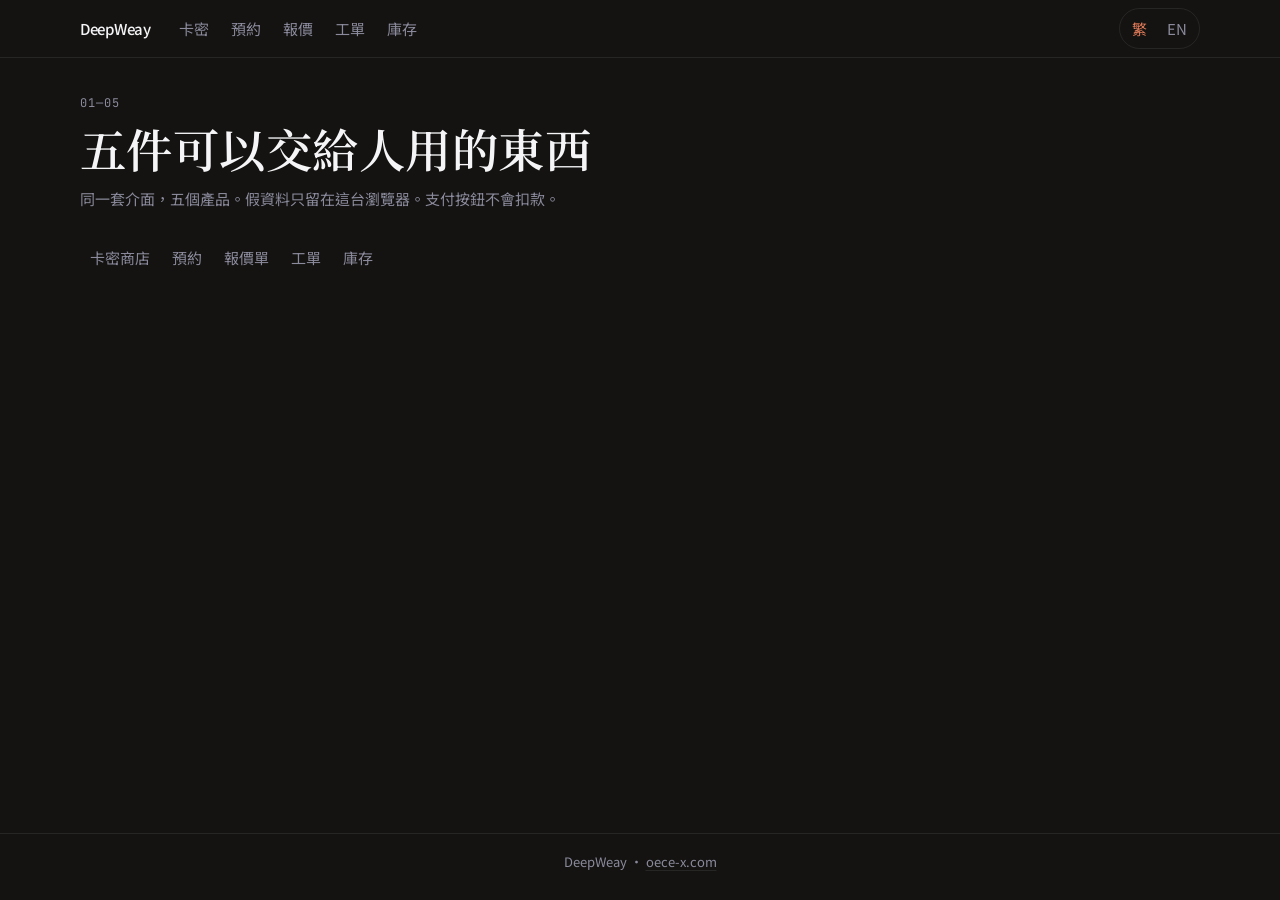
<file: index.html>
<!DOCTYPE html>
<html lang="zh-Hant">
<head>
  <meta charset="utf-8">
  <meta name="viewport" content="width=device-width, initial-scale=1">
  <meta name="theme-color" content="#141311">
  <title>DeepWeay · 五個演示</title>
  <link rel="preconnect" href="https://fonts.googleapis.com">
  <link rel="preconnect" href="https://fonts.gstatic.com" crossorigin>
  <link rel="stylesheet" href="https://fonts.googleapis.com/css2?family=Instrument+Serif&family=JetBrains+Mono:wght@400;500&family=Newsreader:opsz,wght@6..72,400;6..72,500&family=Noto+Sans+TC:wght@400;500&family=Noto+Serif+TC:wght@600&display=swap">
  <link rel="stylesheet" href="tokens.css">
  <link rel="stylesheet" href="shell.css">
</head>
<body data-product="home" data-roles="off">
  <a class="skip" href="#main">內容</a>
  <header class="top" data-chrome></header>
  <main class="stage" id="main">
    <p class="kicker">01—05</p>
    <h1 data-zh="五件可以交給人用的東西" data-en="Five things a studio can hand over">五件可以交給人用的東西</h1>
    <p class="lede" data-zh="同一套介面，五個產品。假資料只留在這台瀏覽器。支付按鈕不會扣款。" data-en="One interface, five products. The sample data stays in this browser. The pay button never charges.">同一套介面，五個產品。假資料只留在這台瀏覽器。支付按鈕不會扣款。</p>
    <nav class="prod" aria-label="演示">
      <a href="card-shop/" data-zh="卡密商店" data-en="Card shop">卡密商店</a>
      <a href="booking/" data-zh="預約" data-en="Booking">預約</a>
      <a href="quote/" data-zh="報價單" data-en="Quote">報價單</a>
      <a href="ticket/" data-zh="工單" data-en="Tickets">工單</a>
      <a href="stock/" data-zh="庫存" data-en="Stock">庫存</a>
    </nav>
  </main>
  <footer class="foot">DeepWeay · <a href="https://oece-x.com/">oece-x.com</a></footer>
  <script src="shell.js"></script>
</body>
</html>
</file>
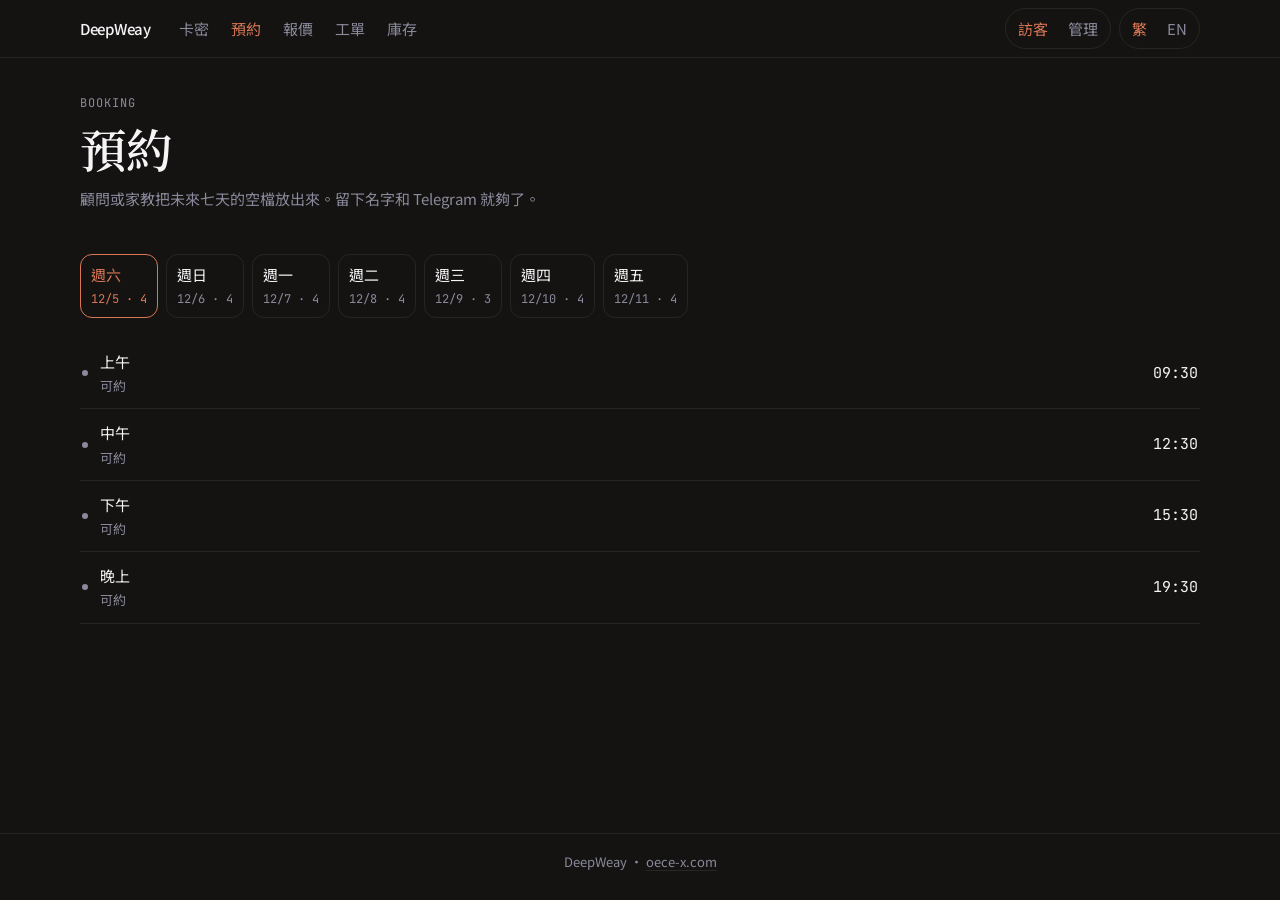
<file: booking/index.html>
<!DOCTYPE html>
<html lang="zh-Hant">
<head>
  <meta charset="utf-8">
  <meta name="viewport" content="width=device-width, initial-scale=1">
  <meta name="theme-color" content="#141311">
  <title>預約 · DeepWeay</title>
  <link rel="preconnect" href="https://fonts.googleapis.com">
  <link rel="preconnect" href="https://fonts.gstatic.com" crossorigin>
  <link rel="stylesheet" href="https://fonts.googleapis.com/css2?family=Instrument+Serif&family=JetBrains+Mono:wght@400;500&family=Newsreader:opsz,wght@6..72,400;6..72,500&family=Noto+Sans+TC:wght@400;500&family=Noto+Serif+TC:wght@600&display=swap">
  <link rel="stylesheet" href="../tokens.css">
  <link rel="stylesheet" href="../shell.css">
</head>
<body data-product="booking">
  <a class="skip" href="#main">內容</a>
  <header class="top" data-chrome></header>
  <main class="stage" id="main"></main>
  <footer class="foot">DeepWeay · <a href="https://oece-x.com/">oece-x.com</a></footer>
  <script src="../shell.js"></script>
  <script src="data.js"></script>
  <script src="app.js"></script>
</body>
</html>
</file>
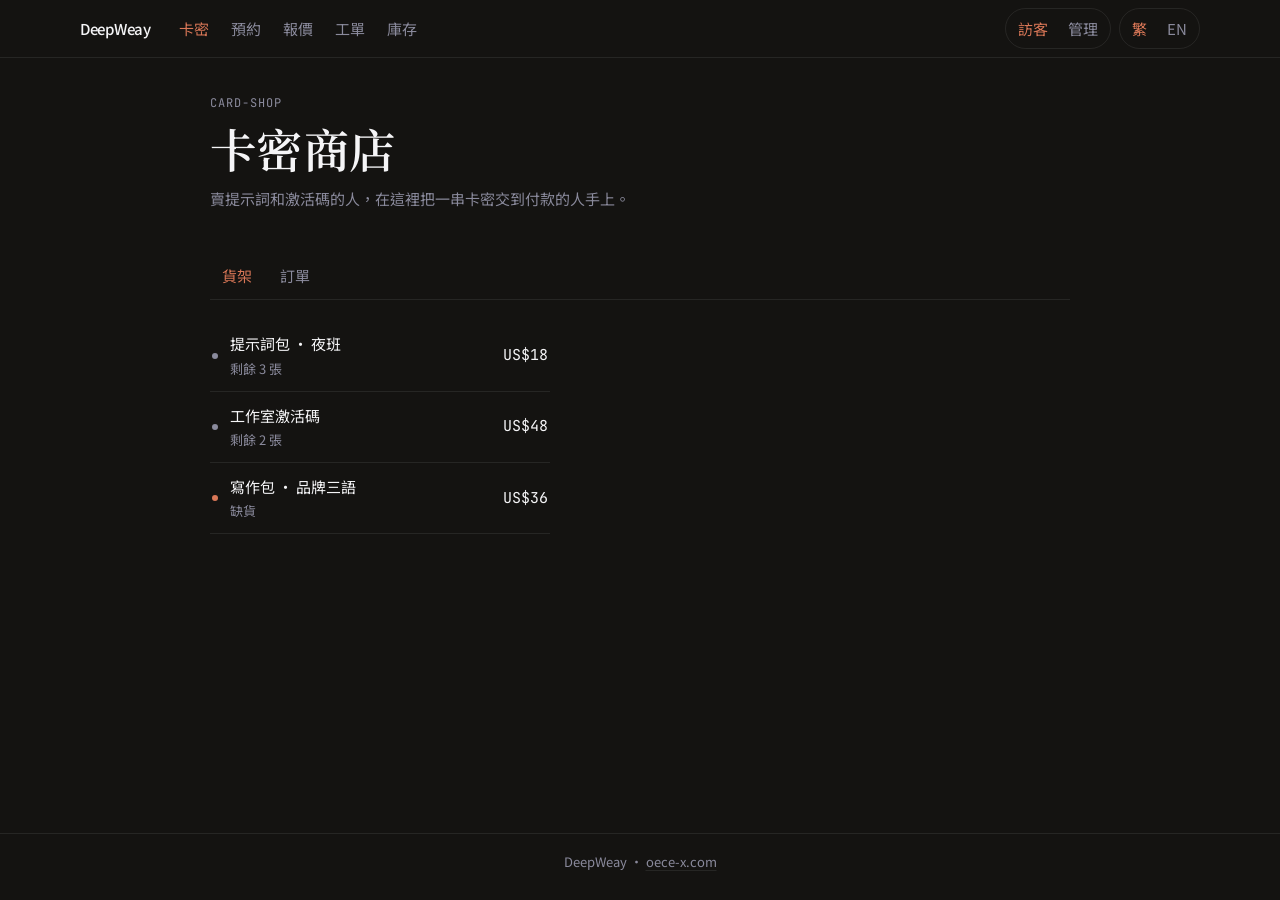
<file: card-shop/index.html>
<!DOCTYPE html>
<html lang="zh-Hant">
<head>
  <meta charset="utf-8">
  <meta name="viewport" content="width=device-width, initial-scale=1">
  <meta name="theme-color" content="#141311">
  <title>卡密商店 · DeepWeay</title>
  <link rel="preconnect" href="https://fonts.googleapis.com">
  <link rel="preconnect" href="https://fonts.gstatic.com" crossorigin>
  <link rel="stylesheet" href="https://fonts.googleapis.com/css2?family=Instrument+Serif&family=JetBrains+Mono:wght@400;500&family=Newsreader:opsz,wght@6..72,400;6..72,500&family=Noto+Sans+TC:wght@400;500&family=Noto+Serif+TC:wght@600&display=swap">
  <link rel="stylesheet" href="../tokens.css">
  <link rel="stylesheet" href="../shell.css">
</head>
<body data-product="card-shop">
  <a class="skip" href="#main">內容</a>
  <header class="top" data-chrome></header>
  <main class="stage" id="main"></main>
  <footer class="foot">DeepWeay · <a href="https://oece-x.com/">oece-x.com</a></footer>
  <script src="../shell.js"></script>
  <script src="data.js"></script>
  <script src="app.js"></script>
</body>
</html>
</file>
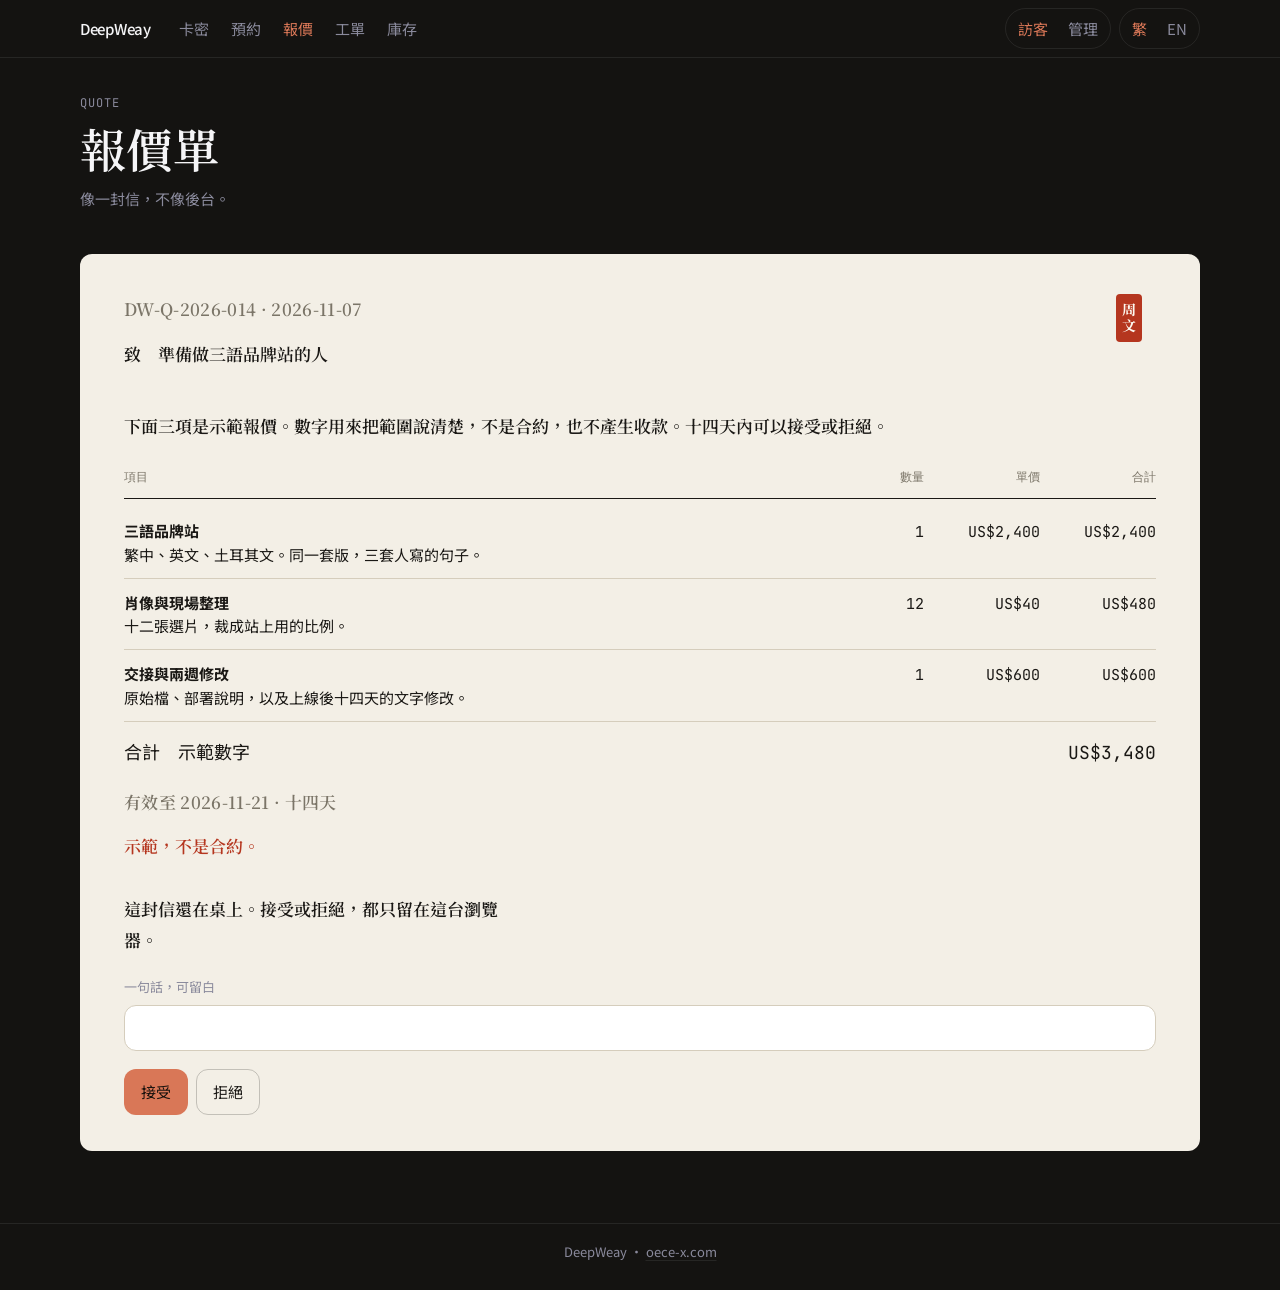
<file: quote/index.html>
<!DOCTYPE html>
<html lang="zh-Hant">
<head>
  <meta charset="utf-8">
  <meta name="viewport" content="width=device-width, initial-scale=1">
  <meta name="theme-color" content="#141311">
  <title>報價單 · DeepWeay</title>
  <link rel="preconnect" href="https://fonts.googleapis.com">
  <link rel="preconnect" href="https://fonts.gstatic.com" crossorigin>
  <link rel="stylesheet" href="https://fonts.googleapis.com/css2?family=Instrument+Serif&family=JetBrains+Mono:wght@400;500&family=Newsreader:opsz,wght@6..72,400;6..72,500&family=Noto+Sans+TC:wght@400;500&family=Noto+Serif+TC:wght@600;700&display=swap">
  <link rel="stylesheet" href="../tokens.css">
  <link rel="stylesheet" href="../shell.css">
</head>
<body data-product="quote">
  <a class="skip" href="#main">內容</a>
  <header class="top" data-chrome></header>
  <main class="stage" id="main"></main>
  <footer class="foot">DeepWeay · <a href="https://oece-x.com/">oece-x.com</a></footer>
  <script src="../shell.js"></script>
  <script src="data.js"></script>
  <script src="app.js"></script>
</body>
</html>
</file>
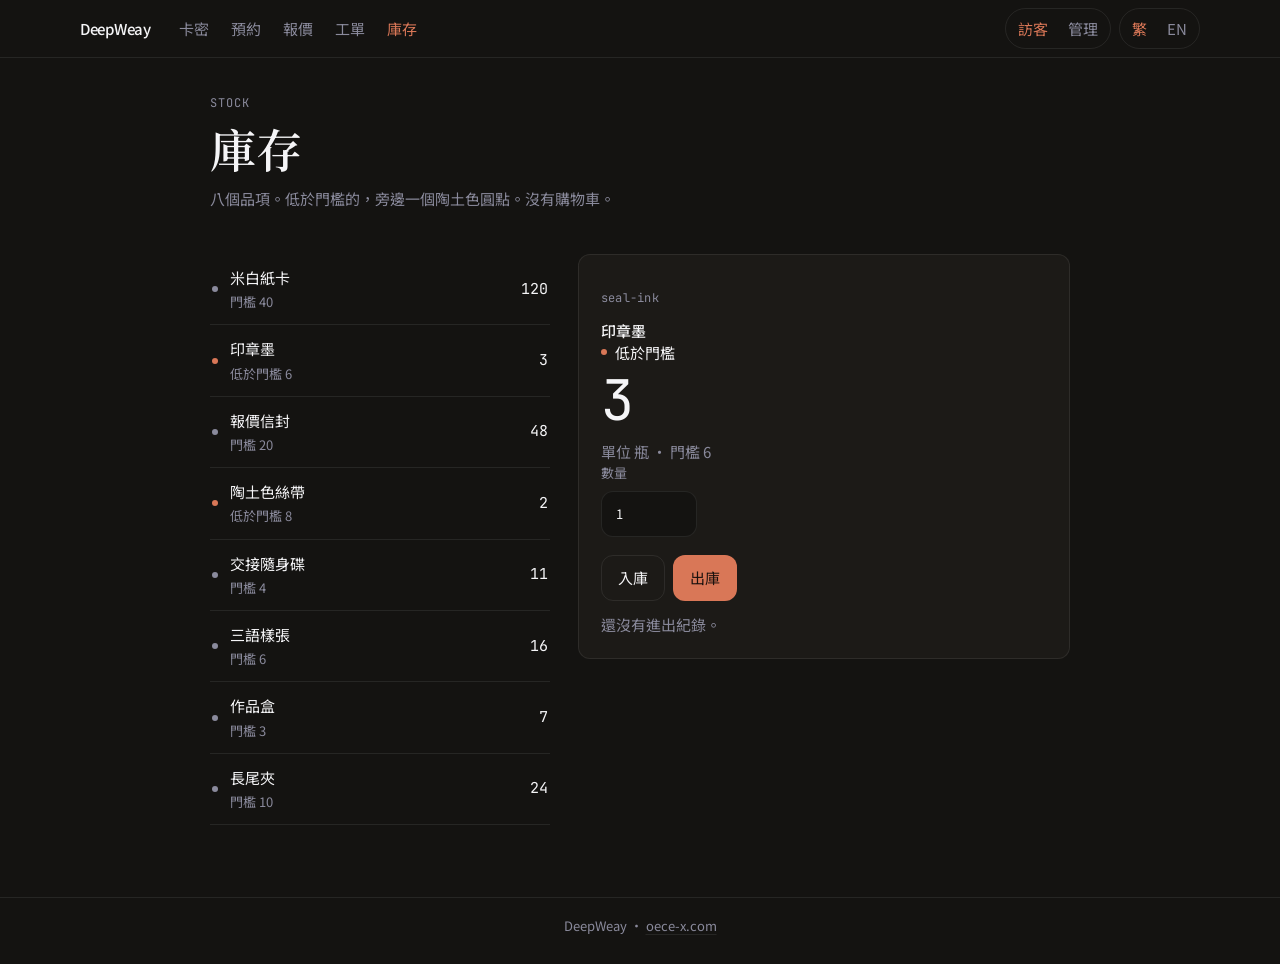
<file: stock/index.html>
<!DOCTYPE html>
<html lang="zh-Hant">
<head>
  <meta charset="utf-8">
  <meta name="viewport" content="width=device-width, initial-scale=1">
  <meta name="theme-color" content="#141311">
  <title>庫存 · DeepWeay</title>
  <link rel="preconnect" href="https://fonts.googleapis.com">
  <link rel="preconnect" href="https://fonts.gstatic.com" crossorigin>
  <link rel="stylesheet" href="https://fonts.googleapis.com/css2?family=Instrument+Serif&family=JetBrains+Mono:wght@400;500&family=Newsreader:opsz,wght@6..72,400;6..72,500&family=Noto+Sans+TC:wght@400;500&family=Noto+Serif+TC:wght@600&display=swap">
  <link rel="stylesheet" href="../tokens.css">
  <link rel="stylesheet" href="../shell.css">
</head>
<body data-product="stock">
  <a class="skip" href="#main">內容</a>
  <header class="top" data-chrome></header>
  <main class="stage" id="main"></main>
  <footer class="foot">DeepWeay · <a href="https://oece-x.com/">oece-x.com</a></footer>
  <script src="../shell.js"></script>
  <script src="data.js"></script>
  <script src="app.js"></script>
</body>
</html>
</file>
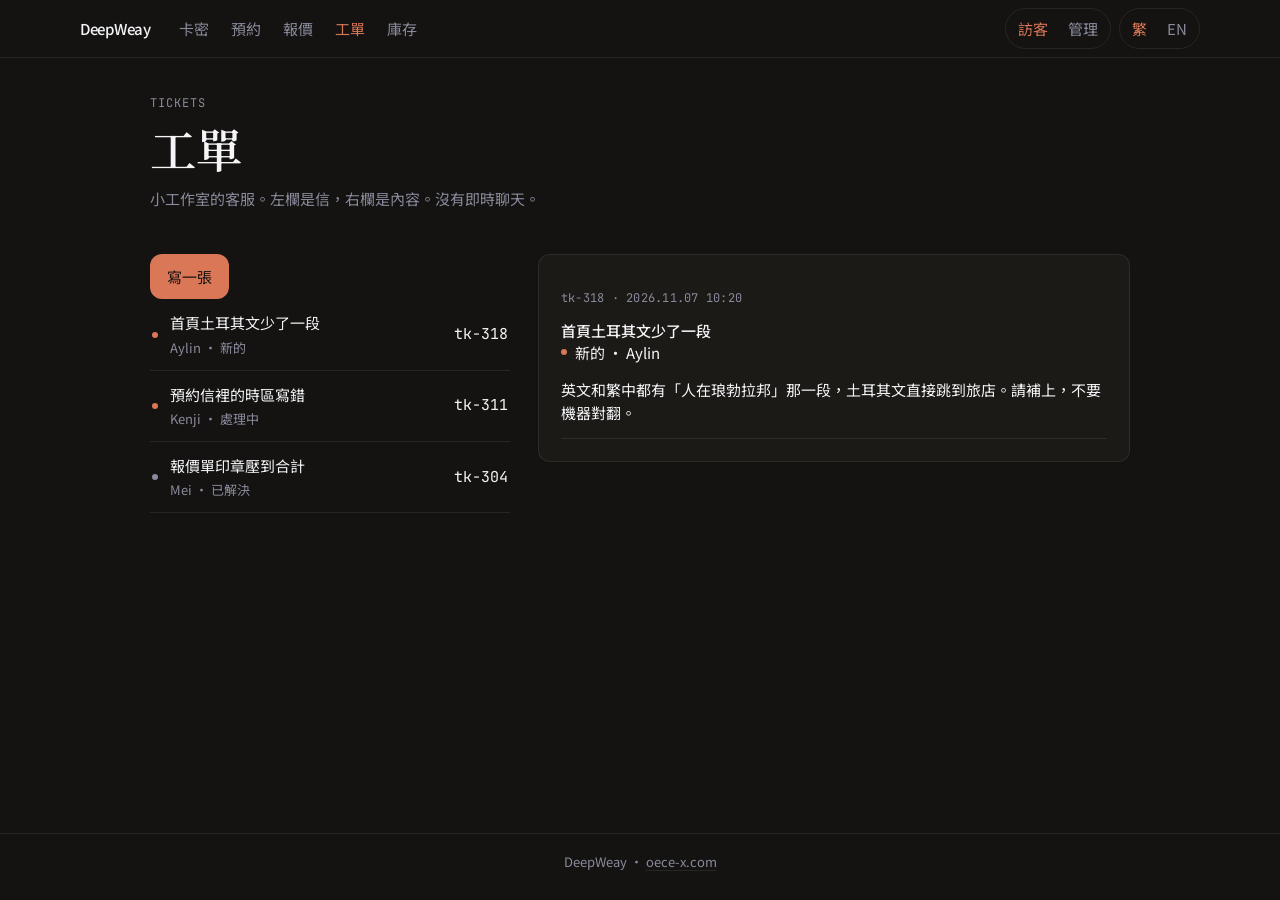
<file: ticket/index.html>
<!DOCTYPE html>
<html lang="zh-Hant">
<head>
  <meta charset="utf-8">
  <meta name="viewport" content="width=device-width, initial-scale=1">
  <meta name="theme-color" content="#141311">
  <title>工單 · DeepWeay</title>
  <link rel="preconnect" href="https://fonts.googleapis.com">
  <link rel="preconnect" href="https://fonts.gstatic.com" crossorigin>
  <link rel="stylesheet" href="https://fonts.googleapis.com/css2?family=Instrument+Serif&family=JetBrains+Mono:wght@400;500&family=Newsreader:opsz,wght@6..72,400;6..72,500&family=Noto+Sans+TC:wght@400;500&family=Noto+Serif+TC:wght@600&display=swap">
  <link rel="stylesheet" href="../tokens.css">
  <link rel="stylesheet" href="../shell.css">
</head>
<body data-product="ticket">
  <a class="skip" href="#main">內容</a>
  <header class="top" data-chrome></header>
  <main class="stage" id="main"></main>
  <footer class="foot">DeepWeay · <a href="https://oece-x.com/">oece-x.com</a></footer>
  <script src="../shell.js"></script>
  <script src="data.js"></script>
  <script src="app.js"></script>
</body>
</html>
</file>
<file: tokens.css>
/* Shared tokens for the five DeepWeay demos.
   Accent is only for the primary button, the current selection, and the focus ring. */

:root {
  --bg: #141311;
  --surface: #1c1a17;
  --ink: #f5f5f7;
  --muted: #8a8a9c;
  --line: rgba(255, 255, 255, 0.08);
  --accent: #d97757;
  --accent-ink: #1a120e;
  --paper: #f3efe6;
  --paper-ink: #1a1815;
  --paper-muted: #7b7568;
  --paper-rule: #d5cdbc;
  --seal: #b5361f;
  --seal-ink: #fdf8f0;
  --radius: 12px;
  --max: 1120px;
  --gutter: 24px;
  --sans: "Noto Sans TC", "PingFang TC", "Hiragino Sans TC", "Helvetica Neue", sans-serif;
  --serif: "Instrument Serif", "Newsreader", Georgia, serif;
  --prose: "Newsreader", "Noto Serif TC", Georgia, serif;
  --cjk: "Noto Serif TC", "Songti TC", "PMingLiU", serif;
  --mono: "JetBrains Mono", ui-monospace, "SF Mono", Menlo, monospace;
  color-scheme: dark;
}

@media (max-width: 720px) {
  :root { --gutter: 16px; }
}

*, *::before, *::after { box-sizing: border-box; }

html { -webkit-text-size-adjust: 100%; }

body {
  margin: 0;
  min-height: 100dvh;
  display: flex;
  flex-direction: column;
  background: var(--bg);
  color: var(--ink);
  font-family: var(--sans);
  font-size: 15px;
  line-height: 1.55;
  text-rendering: optimizeLegibility;
  -webkit-font-smoothing: antialiased;
}

button, input, textarea, select { font: inherit; color: inherit; }
button { cursor: pointer; }
a { color: inherit; text-decoration: none; }
img { max-width: 100%; }

::selection { background: var(--accent); color: var(--accent-ink); }

:focus { outline: none; }
:focus-visible {
  outline: 2px solid var(--accent);
  outline-offset: 2px;
}

input:focus-visible,
textarea:focus-visible,
select:focus-visible {
  outline: 2px solid var(--accent);
  outline-offset: 0;
  border-color: transparent;
}

.num, .mono {
  font-family: var(--mono);
  font-variant-numeric: tabular-nums;
  font-feature-settings: "tnum" 1;
}

h1 {
  margin: 0 0 12px;
  font-family: var(--serif);
  font-weight: 400;
  font-size: clamp(2.4rem, 5vw, 3.5rem);
  line-height: 0.98;
  letter-spacing: -0.03em;
}

html[lang="zh-Hant"] h1 {
  font-family: var(--cjk);
  font-weight: 600;
  font-size: clamp(2rem, 4.4vw, 2.9rem);
  line-height: 1.12;
  letter-spacing: 0.01em;
}

h2, h3 {
  margin: 0;
  font-family: inherit;
  font-size: 15px;
  font-weight: 500;
  letter-spacing: 0;
  line-height: 1.4;
}

@media (prefers-reduced-motion: reduce) {
  *, *::before, *::after {
    transition: none !important;
    animation: none !important;
  }
}
</file>
<file: shell.css>
.skip {
  position: absolute;
  left: 12px;
  top: -48px;
  z-index: 20;
  background: var(--accent);
  color: var(--accent-ink);
  padding: 8px 12px;
  border-radius: var(--radius);
}
.skip:focus { top: 12px; }

.top {
  position: sticky;
  top: 0;
  z-index: 5;
  background: var(--bg);
  border-bottom: 1px solid var(--line);
}

.top-inner {
  width: min(var(--max), calc(100% - 2 * var(--gutter)));
  margin: 0 auto;
  display: flex;
  align-items: center;
  gap: 18px;
  min-height: 56px;
  padding: 8px 0;
}

.brand {
  font-weight: 500;
  letter-spacing: -0.02em;
  flex: none;
}

.prod {
  display: flex;
  gap: 2px;
  min-width: 0;
  overflow-x: auto;
}

.prod a {
  color: var(--muted);
  padding: 8px 10px;
  border-radius: 999px;
  white-space: nowrap;
  transition: opacity 150ms ease;
}

.prod a[aria-current="page"] { color: var(--accent); }
.prod a:hover { opacity: 0.75; }

.tools {
  display: flex;
  align-items: center;
  gap: 8px;
  margin-left: auto;
  flex: none;
}

.seg {
  display: flex;
  border: 1px solid var(--line);
  border-radius: 999px;
  padding: 2px;
}

.seg button {
  border: 0;
  background: transparent;
  color: var(--muted);
  border-radius: 999px;
  padding: 6px 10px;
  min-height: 32px;
  transition: opacity 150ms ease;
}

.seg button[aria-pressed="true"] { color: var(--accent); }
.seg button:hover { opacity: 0.75; }

.stage {
  flex: 1 0 auto;
  width: min(var(--max), calc(100% - 2 * var(--gutter)));
  margin: 0 auto;
  padding: 36px 0 72px;
}

.stage:has(.split.two) {
  width: min(var(--max), calc(100% - 2 * var(--gutter)));
}

@media (min-width: 800px) {
  .stage:has(.split.two) { width: min(860px, calc(100% - 2 * var(--gutter))); }
  .stage:has(.split.ticket) { width: min(980px, calc(100% - 2 * var(--gutter))); }
}

.kicker {
  margin: 0 0 10px;
  color: var(--muted);
  font-family: var(--mono);
  font-size: 12px;
  letter-spacing: 0.08em;
  font-variant-numeric: tabular-nums;
}

.lede {
  margin: 0 0 28px;
  max-width: 38em;
  color: var(--muted);
}

.intro {
  padding-bottom: 8px;
  margin-bottom: 8px;
}

.foot {
  border-top: 1px solid var(--line);
  padding: 18px var(--gutter) 28px;
  text-align: center;
  color: var(--muted);
  font-size: 13px;
}

.foot a {
  text-decoration: underline;
  text-decoration-color: var(--line);
  text-underline-offset: 0.2em;
}

.tabs {
  display: flex;
  gap: 4px;
  margin: 8px 0 20px;
  border-bottom: 1px solid var(--line);
}

.tabs button {
  border: 0;
  background: transparent;
  color: var(--muted);
  padding: 10px 12px 12px;
  min-height: 44px;
  border-radius: 0;
  transition: opacity 150ms ease;
}

.tabs button[aria-pressed="true"] { color: var(--accent); }
.tabs button:hover { opacity: 0.75; }

.split {
  display: grid;
  gap: 28px;
  align-items: start;
}

.panel {
  background: var(--surface);
  border: 1px solid var(--line);
  border-radius: var(--radius);
  padding: 22px;
}

.row {
  display: grid;
  grid-template-columns: 6px minmax(0, 1fr) auto;
  gap: 12px;
  align-items: center;
  width: 100%;
  text-align: left;
  background: transparent;
  border: 0;
  border-bottom: 1px solid var(--line);
  border-radius: 0;
  padding: 12px 2px;
  min-height: 48px;
  transition: opacity 150ms ease;
}

.row:hover { opacity: 0.78; }
.row:disabled,
.row:disabled:hover { opacity: 0.42; cursor: not-allowed; }
.row .name { display: block; color: var(--ink); }
.row .sub { display: block; margin-top: 3px; color: var(--muted); font-size: 13px; }
.row .end { text-align: right; }

.dot {
  width: 6px;
  height: 6px;
  border-radius: 50%;
  background: var(--muted);
  display: block;
}

.row[aria-pressed="true"] .dot,
.dot.hot { background: var(--accent); }

.btn, .btn-ghost {
  display: inline-flex;
  align-items: center;
  justify-content: center;
  min-height: 44px;
  padding: 10px 16px;
  border-radius: var(--radius);
  border: 1px solid transparent;
  transition: opacity 150ms ease, transform 150ms ease;
}

.btn {
  background: var(--accent);
  color: var(--accent-ink);
}

.btn-ghost {
  background: transparent;
  color: var(--ink);
  border-color: var(--line);
}

.btn:hover:not(:disabled),
.btn-ghost:hover:not(:disabled) {
  opacity: 0.88;
  transform: translateY(-2px);
}

.btn:disabled, .btn-ghost:disabled {
  opacity: 0.38;
  cursor: not-allowed;
  transform: none;
}

.actions { display: flex; flex-wrap: wrap; gap: 8px; margin-top: 18px; }

label.field-label {
  display: grid;
  gap: 8px;
  margin: 0 0 14px;
  color: var(--muted);
  font-size: 13px;
}

.field {
  width: 100%;
  background: var(--bg);
  color: var(--ink);
  border: 1px solid var(--line);
  border-radius: var(--radius);
  padding: 12px 14px;
  min-height: 44px;
}

textarea.field { min-height: 120px; resize: vertical; }

.field.qty { width: 96px; }

.note { color: var(--muted); margin: 12px 0 0; }
.note[data-live="bad"] { color: var(--ink); }

.empty {
  margin: 8px 0 0;
  padding: 28px 0;
  max-width: 22em;
  font-size: 18px;
  line-height: 1.5;
  color: var(--ink);
}

.meta {
  font-family: var(--mono);
  font-variant-numeric: tabular-nums;
  font-size: 12px;
  color: var(--muted);
  letter-spacing: 0.02em;
}

.figure {
  margin: 6px 0 0;
  font-family: var(--mono);
  font-variant-numeric: tabular-nums;
  font-size: 56px;
  line-height: 1;
  letter-spacing: -0.04em;
  overflow-wrap: anywhere;
}

.codebox {
  margin: 14px 0 0;
  padding: 16px;
  border: 1px solid var(--line);
  border-radius: var(--radius);
  background: var(--bg);
  font-family: var(--mono);
  font-variant-numeric: tabular-nums;
  font-size: 18px;
  letter-spacing: 0.04em;
  line-height: 1.4;
  overflow-wrap: anywhere;
  user-select: all;
}

.status {
  display: flex;
  align-items: center;
  gap: 8px;
  margin: 0 0 8px;
}

.days {
  display: flex;
  gap: 8px;
  overflow-x: auto;
  padding-bottom: 4px;
  margin-bottom: 16px;
}

.day {
  flex: none;
  min-width: 76px;
  min-height: 64px;
  padding: 8px 10px;
  text-align: left;
  border-radius: var(--radius);
  border: 1px solid var(--line);
  background: transparent;
  color: var(--ink);
  transition: opacity 150ms ease;
}

.day small { display: block; color: var(--muted); font-size: 12px; margin-top: 4px; }
.day[aria-pressed="true"] { color: var(--accent); border-color: var(--accent); }
.day[aria-pressed="true"] small { color: var(--accent); }
.day:hover { opacity: 0.8; }

.slot { margin-bottom: 0; }

.back { display: none; margin-bottom: 12px; }

.letter {
  color-scheme: light;
  background: var(--paper);
  color: var(--paper-ink);
  border-radius: var(--radius);
  padding: 40px 44px 36px;
}

.letter-top {
  display: flex;
  justify-content: space-between;
  align-items: flex-start;
  gap: 16px;
  margin-bottom: 28px;
  flex-wrap: wrap;
}

.letter .meta { color: var(--paper-muted); }

.letter p {
  margin: 0 0 14px;
  font-family: var(--prose);
  font-size: 18px;
  line-height: 1.6;
}

html[lang="zh-Hant"] .letter p {
  font-family: var(--cjk);
  font-weight: 600;
  font-size: 17px;
  line-height: 1.8;
}

.letter .prose-soft {
  font-weight: 400;
  color: var(--paper-ink);
}

.marks { display: flex; gap: 12px; align-items: flex-start; flex: none; }

.vseal {
  font-family: var(--cjk);
  font-weight: 700;
  writing-mode: vertical-rl;
  background: var(--seal);
  color: var(--seal-ink);
  padding: 8px 6px;
  border-radius: 4px;
  letter-spacing: 0.14em;
  line-height: 1;
  font-size: 14px;
}

.stamp {
  width: 96px;
  height: 96px;
  border: 3px solid var(--seal);
  outline: 1px solid var(--seal);
  outline-offset: -8px;
  color: var(--seal);
  border-radius: 50%;
  display: grid;
  place-items: center;
  font-family: var(--cjk);
  font-weight: 700;
  letter-spacing: 0.12em;
  font-size: 16px;
  line-height: 1.15;
  text-align: center;
  transform: rotate(-8deg);
  background: transparent;
}

html[lang="en"] .stamp {
  font-family: var(--serif);
  letter-spacing: 0;
  font-size: 18px;
  font-weight: 400;
}

.lines { margin: 8px 0 0; }

.line, .line-head, .total-row {
  display: grid;
  grid-template-columns: minmax(0, 1.6fr) 4.5rem 6.5rem 6.5rem;
  gap: 12px;
  align-items: baseline;
  padding: 12px 0;
  border-bottom: 1px solid var(--paper-rule);
}

.line-head {
  color: var(--paper-muted);
  font-family: var(--mono);
  font-size: 12px;
  border-bottom-color: var(--paper-ink);
}

.line span:not(:first-child),
.line-head span:not(:first-child),
.total-row span:not(:first-child) { text-align: right; }

.total-row {
  border-bottom: 0;
  padding-top: 16px;
  font-size: 18px;
}

.letter .disclaimer {
  margin-top: 8px;
  color: var(--seal);
  font-family: var(--sans);
  font-size: 14px;
}

.letter .btn-ghost {
  color: var(--paper-ink);
  border-color: rgba(26, 24, 21, 0.22);
}

.letter .field { background: #fff; color: var(--paper-ink); border-color: var(--paper-rule); }

.redo { margin-top: 16px; }

.thread { display: grid; gap: 14px; }
.bubble {
  padding: 0 0 14px;
  border-bottom: 1px solid var(--line);
}
.bubble p { margin: 6px 0 0; }
.composer { margin-top: 18px; }

.log { margin: 18px 0 0; padding: 0; list-style: none; }
.log li {
  padding: 10px 0;
  border-bottom: 1px solid var(--line);
  color: var(--muted);
}

@media (min-width: 800px) {
  .split.two { grid-template-columns: minmax(260px, 340px) minmax(0, 1fr); }
  .split.ticket { grid-template-columns: minmax(280px, 360px) minmax(0, 1fr); }
  .detail-sticky { position: sticky; top: 84px; }
}

@media (max-width: 799px) {
  .top-inner { flex-wrap: wrap; gap: 8px 12px; }
  .prod { order: 3; width: 100%; }
  .stage { padding: 16px 0 40px; }
  .lede { margin-bottom: 16px; }
  .intro { margin-bottom: 0; }
  .letter { padding: 28px 18px 24px; }
  .line, .line-head, .total-row {
    grid-template-columns: minmax(0, 1fr) auto;
    gap: 4px 12px;
  }
  .line .qty, .line .unit, .line-head .qty, .line-head .unit,
  .total-row span:nth-child(2), .total-row span:nth-child(3) { display: none; }
  .line::after {
    content: attr(data-math);
    grid-column: 1 / -1;
    color: var(--paper-muted);
    font-family: var(--mono);
    font-size: 12px;
    font-variant-numeric: tabular-nums;
  }
  .back { display: inline-flex; }
  .split.ticket:not(.show-detail) .detail { display: none; }
  .split.ticket.show-detail .list { display: none; }
  .stamp { width: 84px; height: 84px; font-size: 14px; }
}

@media (max-width: 420px) {
  .figure { font-size: 44px; }
  .letter-top { gap: 10px; }
}
</file>
